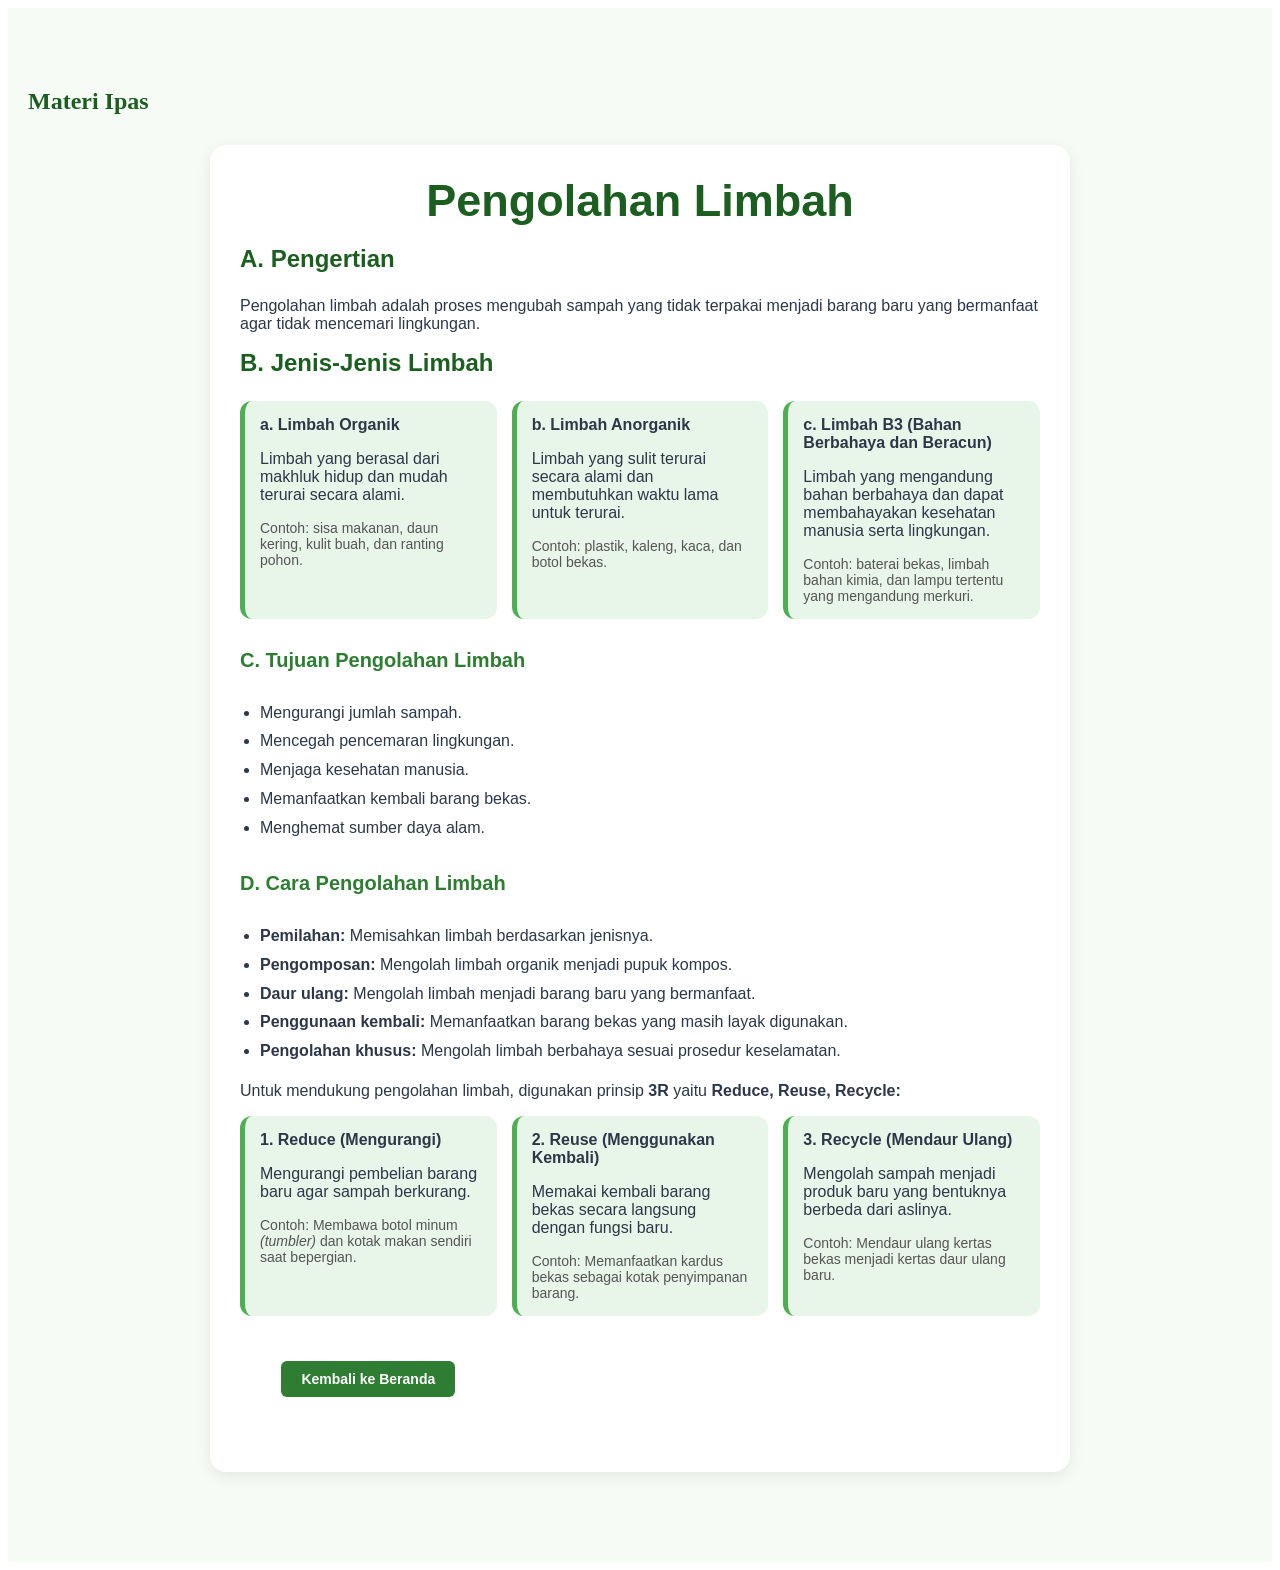
<file: ipas.html>
<!DOCTYPE html>
<html lang="en">
<head>
    <meta charset="UTF-8">
    <meta name="viewport" content="width=device-width, initial-scale=1.0">
    <title>Document</title>
    <link rel="stylesheet" href="ipas.css">
</head>
<body>
   <section id="materi">
  <h2>Materi Ipas</h2>
  <div class="garis"></div>

  <div class="materi-box">
    <h1>Pengolahan Limbah</h1>
    <br>
    <h3>A. Pengertian</h3>
    <p>Pengolahan limbah adalah proses mengubah sampah yang tidak terpakai menjadi barang baru yang bermanfaat agar tidak mencemari lingkungan.</p>

    <h3>B. Jenis-Jenis Limbah</h3>

    <div class="jenis-grid">
      <div class="jenis-card">
        <b>a. Limbah Organik</b>
        <p>Limbah yang berasal dari makhluk hidup dan mudah terurai secara alami.</p>
        <span>Contoh: sisa makanan, daun kering, kulit buah, dan ranting pohon.</span>
      </div>
      <div class="jenis-card">
        <b>b. Limbah Anorganik</b>
        <p>Limbah yang sulit terurai secara alami dan membutuhkan waktu lama untuk terurai.</p>
        <span>Contoh: plastik, kaleng, kaca, dan botol bekas.</span>
      </div>
      <div class="jenis-card">
        <b>c. Limbah B3 (Bahan Berbahaya dan Beracun)</b>
        <p>Limbah yang mengandung bahan berbahaya dan dapat membahayakan kesehatan manusia serta lingkungan.</p>
        <span>Contoh: baterai bekas, limbah bahan kimia, dan lampu tertentu yang mengandung merkuri.</span>
      </div>
    </div>

    <h4>C. Tujuan Pengolahan Limbah</h4>
    <ul class="tujuan-list">
      <li>Mengurangi jumlah sampah.</li>
      <li>Mencegah pencemaran lingkungan.</li>
      <li>Menjaga kesehatan manusia.</li>
      <li>Memanfaatkan kembali barang bekas.</li>
      <li>Menghemat sumber daya alam.</li>
    </ul>

    <h4>D. Cara Pengolahan Limbah</h4>
    <ul class="cara-list">
      <li><b>Pemilahan:</b> Memisahkan limbah berdasarkan jenisnya.</li>
      <li><b>Pengomposan:</b> Mengolah limbah organik menjadi pupuk kompos.</li>
      <li><b>Daur ulang:</b> Mengolah limbah menjadi barang baru yang bermanfaat.</li>
      <li><b>Penggunaan kembali:</b> Memanfaatkan barang bekas yang masih layak digunakan.</li>
      <li><b>Pengolahan khusus:</b> Mengolah limbah berbahaya sesuai prosedur keselamatan.</li>
    </ul>

    <p>Untuk mendukung pengolahan limbah, digunakan prinsip <b>3R</b> yaitu <b>Reduce, Reuse, Recycle:</b></p>

    <div class="tiga-r-grid">
      <div class="r-card">
        <b>1. Reduce (Mengurangi)</b>
        <p>Mengurangi pembelian barang baru agar sampah berkurang.</p>
        <span>Contoh: Membawa botol minum <i>(tumbler)</i> dan kotak makan sendiri saat bepergian.</span>
      </div>
      <div class="r-card">
        <b>2. Reuse (Menggunakan Kembali)</b>
        <p>Memakai kembali barang bekas secara langsung dengan fungsi baru.</p>
        <span>Contoh: Memanfaatkan kardus bekas sebagai kotak penyimpanan barang.</span>
      </div>
      <div class="r-card">
        <b>3. Recycle (Mendaur Ulang)</b>
        <p>Mengolah sampah menjadi produk baru yang bentuknya berbeda dari aslinya.</p>
        <span>Contoh: Mendaur ulang kertas bekas menjadi kertas daur ulang baru.</span>
      </div>

      <div class="box-beranda">
          <a href="index.html" class="btn-beranda">Kembali ke Beranda</a>
      </div>
    </div>
  </div>
</section>
</body>
</html>
</file>
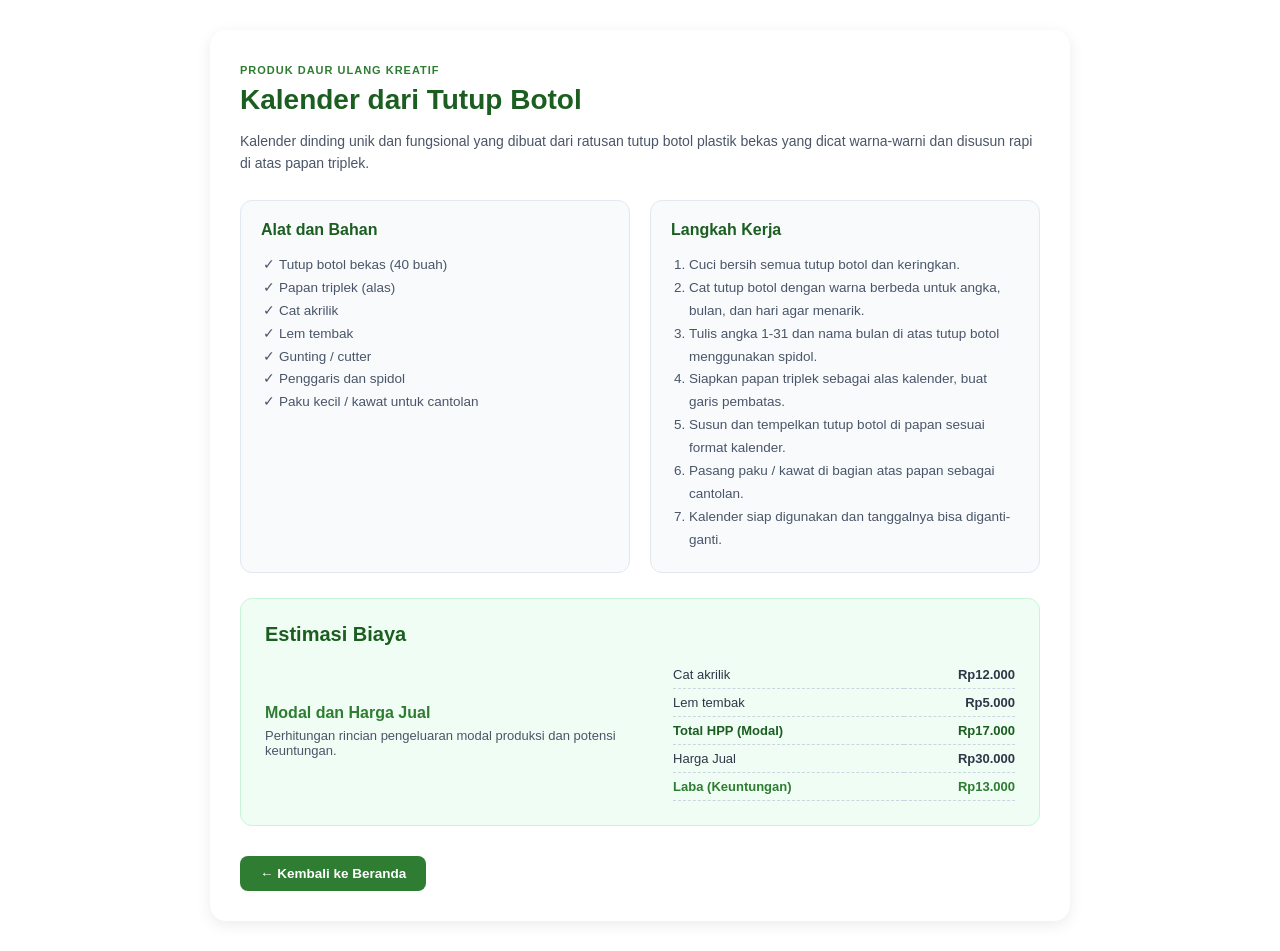
<file: kalendr.html>
<!DOCTYPE html>
<html lang="en">
<head>
    <meta charset="UTF-8">
    <meta name="viewport" content="width=device-width, initial-scale=1.0">
    <title>Document</title>
    <link rel="stylesheet" href="ipas.css">
</head>
<body>
    <div class="materi-box">
  <span class="badge-kategori">PRODUK DAUR ULANG KREATIF</span>
  <h1 class="judul-produk">Kalender dari Tutup Botol</h1>

  <div class="gambar-container"></div>

  <p class="deskripsi-singkat">
    Kalender dinding unik dan fungsional yang dibuat dari ratusan tutup botol plastik bekas yang dicat warna-warni dan disusun rapi di atas papan triplek.
  </p>

  <div class="dua-kolom">
    
    <div class="kolom-card">
      <h4>Alat dan Bahan</h4>
      <ul class="list-centang">
        <li>Tutup botol bekas (40 buah)</li>
        <li>Papan triplek (alas)</li>
        <li>Cat akrilik</li>
        <li>Lem tembak</li>
        <li>Gunting / cutter</li>
        <li>Penggaris dan spidol</li>
        <li>Paku kecil / kawat untuk cantolan</li>
      </ul>
    </div>

    <div class="kolom-card">
      <h4>Langkah Kerja</h4>
      <ol class="list-langkah">
        <li>Cuci bersih semua tutup botol dan keringkan.</li>
        <li>Cat tutup botol dengan warna berbeda untuk angka, bulan, dan hari agar menarik.</li>
        <li>Tulis angka 1-31 dan nama bulan di atas tutup botol menggunakan spidol.</li>
        <li>Siapkan papan triplek sebagai alas kalender, buat garis pembatas.</li>
        <li>Susun dan tempelkan tutup botol di papan sesuai format kalender.</li>
        <li>Pasang paku / kawat di bagian atas papan sebagai cantolan.</li>
        <li>Kalender siap digunakan dan tanggalnya bisa diganti-ganti.</li>
      </ol>
    </div>
  </div>

  <div class="card-biaya">
    <h4>Estimasi Biaya</h4>
    <div class="tabel-biaya-container">
      <div class="info-biaya">
        <h5>Modal dan Harga Jual</h5>
        <p>Perhitungan rincian pengeluaran modal produksi dan potensi keuntungan.</p>
      </div>
      
      <table class="tabel-biaya">
        <tr>
          <td>Cat akrilik</td>
          <td class="harga">Rp12.000</td>
        </tr>
        <tr>
          <td>Lem tembak</td>
          <td class="harga">Rp5.000</td>
        </tr>
        <tr class="baris-total">
          <td>Total HPP (Modal)</td>
          <td class="harga">Rp17.000</td>
        </tr>
        <tr>
          <td>Harga Jual</td>
          <td class="harga">Rp30.000</td>
        </tr>
        <tr class="baris-laba">
          <td>Laba (Keuntungan)</td>
          <td class="harga">Rp13.000</td>
        </tr>
      </table>
    </div>
  </div>

  <div class="tombol-kembali">
    <a href="index.html">← Kembali ke Beranda</a>
  </div>
</div>
</body>
</html>
</file>
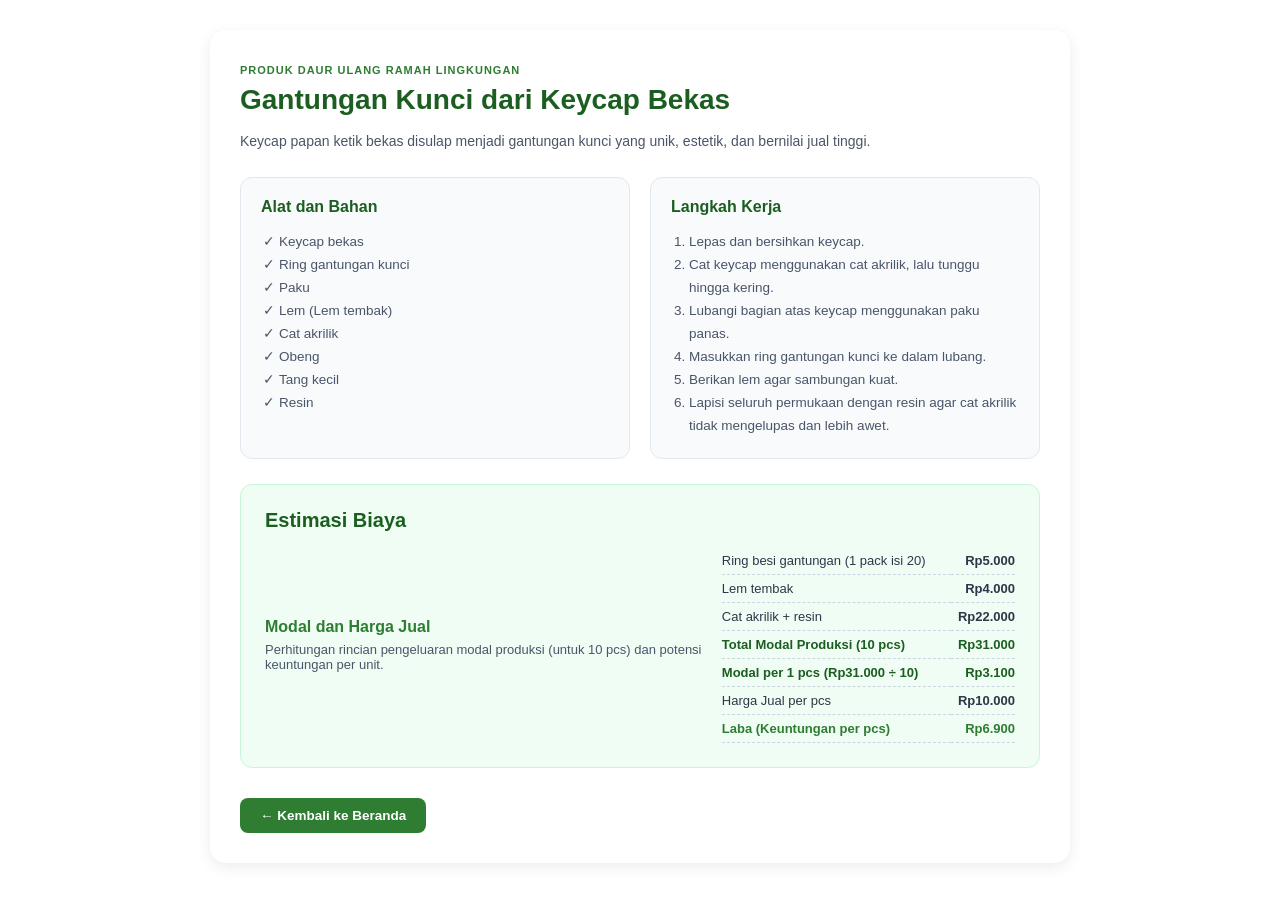
<file: kychain.html>
<!DOCTYPE html>
<html lang="en">
<head>
    <meta charset="UTF-8">
    <meta name="viewport" content="width=device-width, initial-scale=1.0">
    <title>Document</title>
    <link rel="stylesheet" href="ipas.css">
</head>
<body>
    <div class="materi-box">
  
  <span class="badge-kategori">PRODUK DAUR ULANG RAMAH LINGKUNGAN</span>
  <h1 class="judul-produk">Gantungan Kunci dari Keycap Bekas</h1>

  <p class="deskripsi-singkat">
    Keycap papan ketik bekas disulap menjadi gantungan kunci yang unik, estetik, dan bernilai jual tinggi.
  </p>

  <div class="dua-kolom">
    
    <div class="kolom-card">
      <h4>Alat dan Bahan</h4>
      <ul class="list-centang">
        <li>Keycap bekas</li>
        <li>Ring gantungan kunci</li>
        <li>Paku</li>
        <li>Lem (Lem tembak)</li>
        <li>Cat akrilik</li>
        <li>Obeng</li>
        <li>Tang kecil</li>
        <li>Resin</li>
      </ul>
    </div>

    <div class="kolom-card">
      <h4>Langkah Kerja</h4>
      <ol class="list-langkah">
        <li>Lepas dan bersihkan keycap.</li>
        <li>Cat keycap menggunakan cat akrilik, lalu tunggu hingga kering.</li>
        <li>Lubangi bagian atas keycap menggunakan paku panas.</li>
        <li>Masukkan ring gantungan kunci ke dalam lubang.</li>
        <li>Berikan lem agar sambungan kuat.</li>
        <li>Lapisi seluruh permukaan dengan resin agar cat akrilik tidak mengelupas dan lebih awet.</li>
      </ol>
    </div>
  </div>

  <div class="card-biaya">
    <h4>Estimasi Biaya</h4>
    <div class="tabel-biaya-container">
      <div class="info-biaya">
        <h5>Modal dan Harga Jual</h5>
        <p>Perhitungan rincian pengeluaran modal produksi (untuk 10 pcs) dan potensi keuntungan per unit.</p>
      </div>
      
      <table class="tabel-biaya">
        <tr>
          <td>Ring besi gantungan (1 pack isi 20)</td>
          <td class="harga">Rp5.000</td>
        </tr>
        <tr>
          <td>Lem tembak</td>
          <td class="harga">Rp4.000</td>
        </tr>
        <tr>
          <td>Cat akrilik + resin</td>
          <td class="harga">Rp22.000</td>
        </tr>
        <tr class="baris-total">
          <td>Total Modal Produksi (10 pcs)</td>
          <td class="harga">Rp31.000</td>
        </tr>
        <tr class="baris-total">
          <td>Modal per 1 pcs (Rp31.000 ÷ 10)</td>
          <td class="harga">Rp3.100</td>
        </tr>
        <tr>
          <td>Harga Jual per pcs</td>
          <td class="harga">Rp10.000</td>
        </tr>
        <tr class="baris-laba">
          <td>Laba (Keuntungan per pcs)</td>
          <td class="harga">Rp6.900</td>
        </tr>
      </table>
    </div>
  </div>

  <div class="tombol-kembali">
    <a href="index.html">← Kembali ke Beranda</a>
  </div>
</div>

</body>
</html>
</body>
</html>
</file>
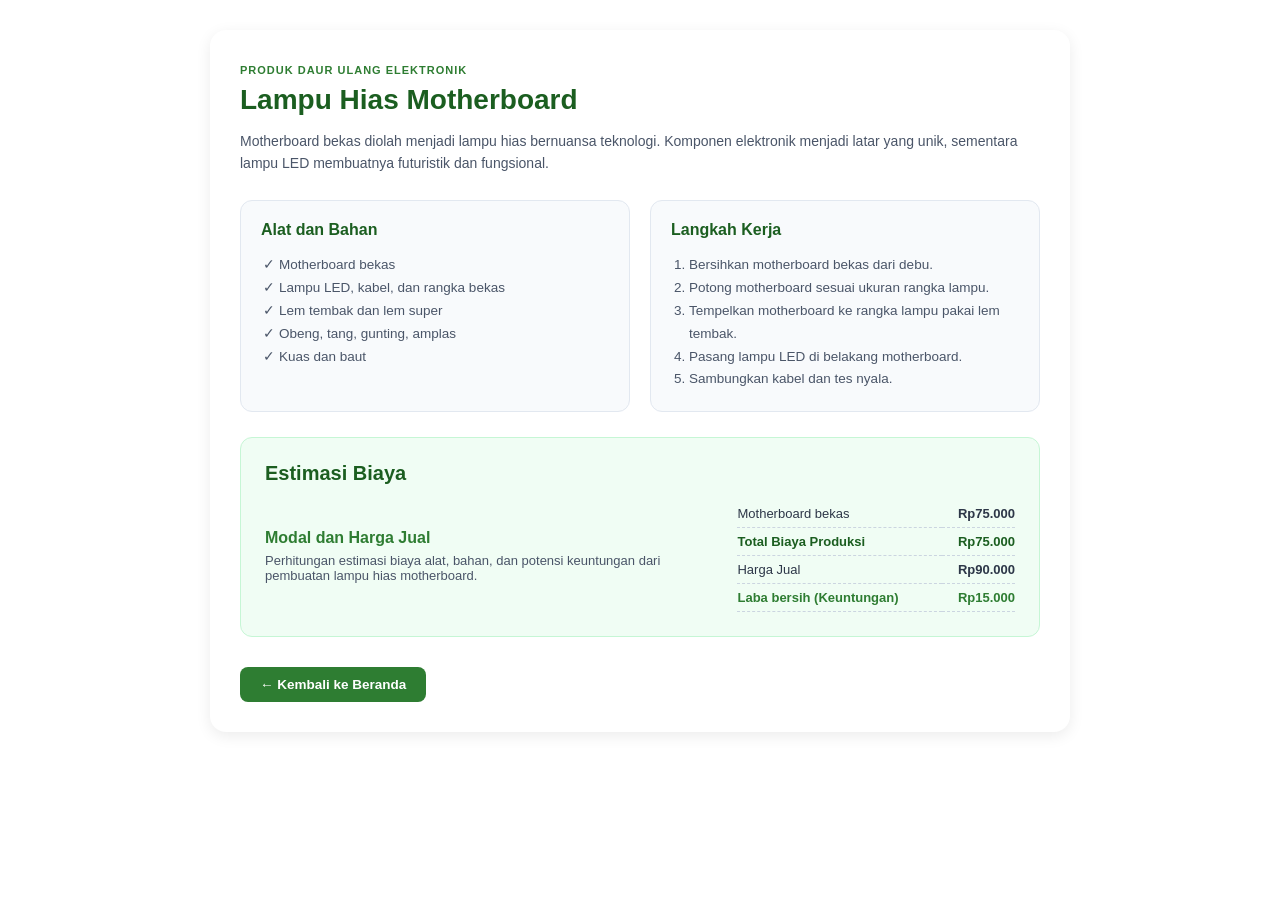
<file: lmpu.html>
<!DOCTYPE html>
<html lang="en">
<head>
    <meta charset="UTF-8">
    <meta name="viewport" content="width=device-width, initial-scale=1.0">
    <title>Document</title>
    <link rel="stylesheet" href="ipas.css">
</head>
<body>
    <div class="materi-box">

  <span class="badge-kategori">PRODUK DAUR ULANG ELEKTRONIK</span>
  <h1 class="judul-produk">Lampu Hias Motherboard</h1>
  <p class="deskripsi-singkat">
    Motherboard bekas diolah menjadi lampu hias bernuansa teknologi. Komponen elektronik menjadi latar yang unik, sementara lampu LED membuatnya futuristik dan fungsional.
  </p>

  <div class="dua-kolom">
    
    <div class="kolom-card">
      <h4>Alat dan Bahan</h4>
      <ul class="list-centang">
        <li>Motherboard bekas</li>
        <li>Lampu LED, kabel, dan rangka bekas</li>
        <li>Lem tembak dan lem super</li>
        <li>Obeng, tang, gunting, amplas</li>
        <li>Kuas dan baut</li>
      </ul>
    </div>

    <div class="kolom-card">
      <h4>Langkah Kerja</h4>
      <ol class="list-langkah">
        <li>Bersihkan motherboard bekas dari debu.</li>
        <li>Potong motherboard sesuai ukuran rangka lampu.</li>
        <li>Tempelkan motherboard ke rangka lampu pakai lem tembak.</li>
        <li>Pasang lampu LED di belakang motherboard.</li>
        <li>Sambungkan kabel dan tes nyala.</li>
      </ol>
    </div>
  </div>

  <div class="card-biaya">
    <h4>Estimasi Biaya</h4>
    <div class="tabel-biaya-container">
      <div class="info-biaya">
        <h5>Modal dan Harga Jual</h5>
        <p>Perhitungan estimasi biaya alat, bahan, dan potensi keuntungan dari pembuatan lampu hias motherboard.</p>
      </div>
      
      <table class="tabel-biaya">
        <tr>
          <td>Motherboard bekas</td>
          <td class="harga">Rp75.000</td>
        </tr>
        <tr class="baris-total">
          <td>Total Biaya Produksi</td>
          <td class="harga">Rp75.000</td>
        </tr>
        <tr>
          <td>Harga Jual</td>
          <td class="harga">Rp90.000</td>
        </tr>
        <tr class="baris-laba">
          <td>Laba bersih (Keuntungan)</td>
          <td class="harga">Rp15.000</td>
        </tr>
      </table>
    </div>
  </div>

  <div class="tombol-kembali">
    <a href="index.html">← Kembali ke Beranda</a>
  </div>
</div>
</body>
</html>
</file>
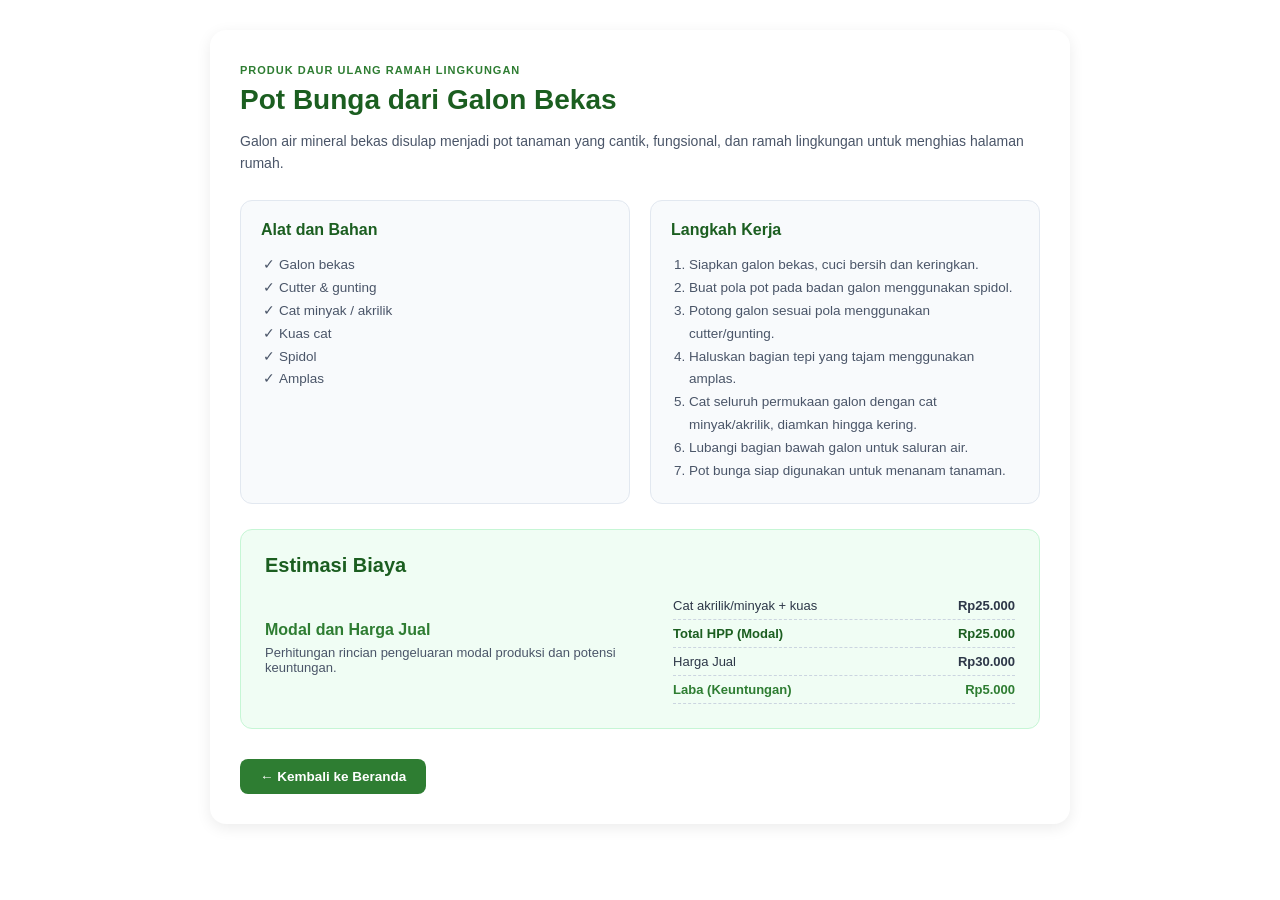
<file: pot.html>
<!DOCTYPE html>
<html lang="en">
<head>
    <meta charset="UTF-8">
    <meta name="viewport" content="width=device-width, initial-scale=1.0">
    <title>Document</title>
    <link rel="stylesheet" href="ipas.css">
</head>
<body>
    <div class="materi-box">
  <!-- Badge Kategori & Judul -->
  <span class="badge-kategori">PRODUK DAUR ULANG RAMAH LINGKUNGAN</span>
  <h1 class="judul-produk">Pot Bunga dari Galon Bekas</h1>

  <div class="gambar-container"></div>

  <p class="deskripsi-singkat">
    Galon air mineral bekas disulap menjadi pot tanaman yang cantik, fungsional, dan ramah lingkungan untuk menghias halaman rumah.
  </p>

  <div class="dua-kolom">
    <div class="kolom-card">
      <h4>Alat dan Bahan</h4>
      <ul class="list-centang">
        <li>Galon bekas</li>
        <li>Cutter & gunting</li>
        <li>Cat minyak / akrilik</li>
        <li>Kuas cat</li>
        <li>Spidol</li>
        <li>Amplas</li>
      </ul>
    </div>

    <div class="kolom-card">
      <h4>Langkah Kerja</h4>
      <ol class="list-langkah">
        <li>Siapkan galon bekas, cuci bersih dan keringkan.</li>
        <li>Buat pola pot pada badan galon menggunakan spidol.</li>
        <li>Potong galon sesuai pola menggunakan cutter/gunting.</li>
        <li>Haluskan bagian tepi yang tajam menggunakan amplas.</li>
        <li>Cat seluruh permukaan galon dengan cat minyak/akrilik, diamkan hingga kering.</li>
        <li>Lubangi bagian bawah galon untuk saluran air.</li>
        <li>Pot bunga siap digunakan untuk menanam tanaman.</li>
      </ol>
    </div>
  </div>

  <div class="card-biaya">
    <h4>Estimasi Biaya</h4>
    <div class="tabel-biaya-container">
      <div class="info-biaya">
        <h5>Modal dan Harga Jual</h5>
        <p>Perhitungan rincian pengeluaran modal produksi dan potensi keuntungan.</p>
      </div>
      
      <table class="tabel-biaya">
        <tr>
          <td>Cat akrilik/minyak + kuas</td>
          <td class="harga">Rp25.000</td>
        </tr>
        <tr class="baris-total">
          <td>Total HPP (Modal)</td>
          <td class="harga">Rp25.000</td>
        </tr>
        <tr>
          <td>Harga Jual</td>
          <td class="harga">Rp30.000</td>
        </tr>
        <tr class="baris-laba">
          <td>Laba (Keuntungan)</td>
          <td class="harga">Rp5.000</td>
        </tr>
      </table>
    </div>
  </div>

  <div class="tombol-kembali">
    <a href="index.html">← Kembali ke Beranda</a>
  </div>
</div>
</body>
</html>
</file>
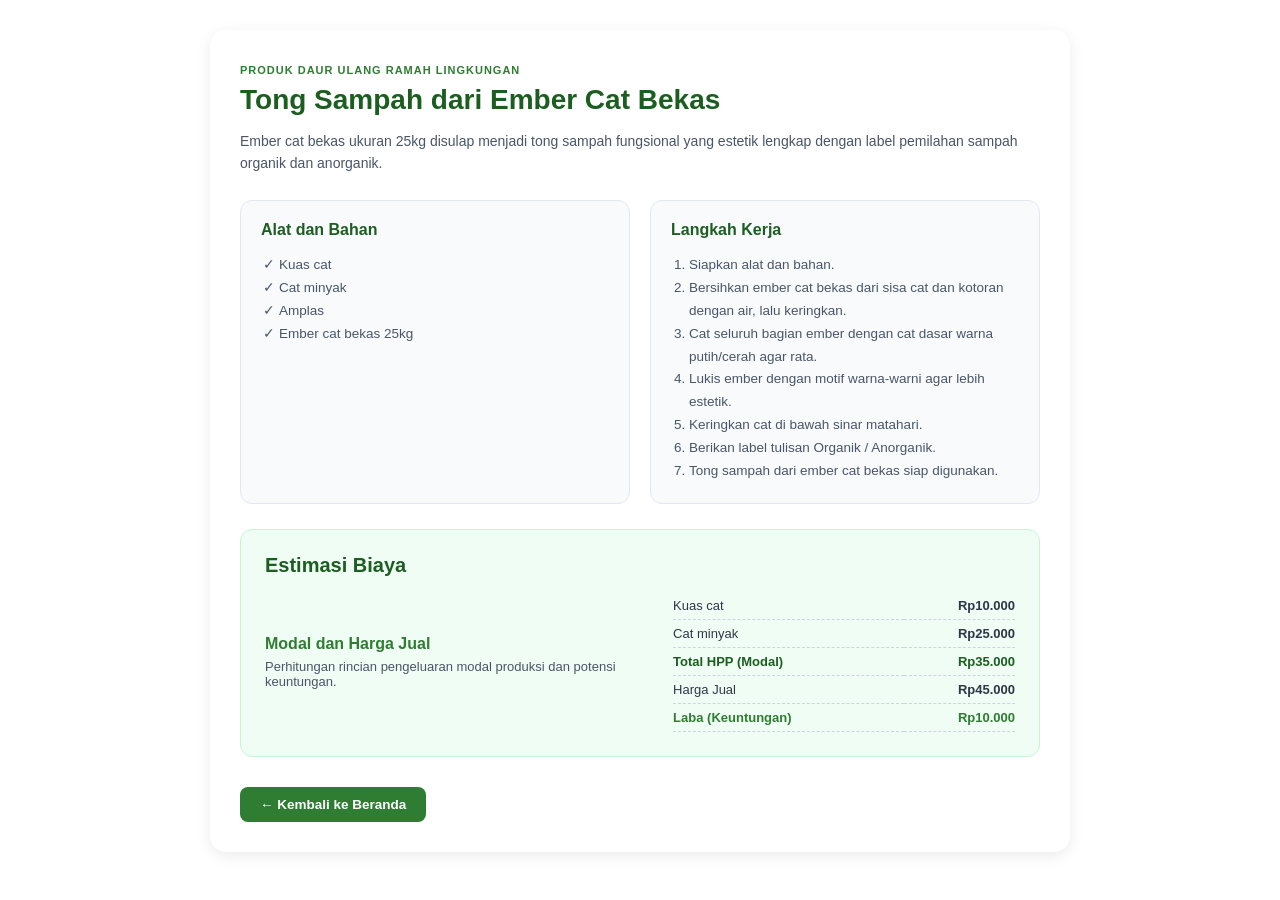
<file: tong.html>
<!DOCTYPE html>
<html lang="en">
<head>
    <meta charset="UTF-8">
    <meta name="viewport" content="width=device-width, initial-scale=1.0">
    <title>Document</title>
    <link rel="stylesheet" href="ipas.css">
</head>
<body>
    <div class="materi-box">
  
  <span class="badge-kategori">PRODUK DAUR ULANG RAMAH LINGKUNGAN</span>
  <h1 class="judul-produk">Tong Sampah dari Ember Cat Bekas</h1>

  <p class="deskripsi-singkat">
    Ember cat bekas ukuran 25kg disulap menjadi tong sampah fungsional yang estetik lengkap dengan label pemilahan sampah organik dan anorganik.
  </p>

  <div class="dua-kolom">
    
    <div class="kolom-card">
      <h4>Alat dan Bahan</h4>
      <ul class="list-centang">
        <li>Kuas cat</li>
        <li>Cat minyak</li>
        <li>Amplas</li>
        <li>Ember cat bekas 25kg</li>
      </ul>
    </div>

    <div class="kolom-card">
      <h4>Langkah Kerja</h4>
      <ol class="list-langkah">
        <li>Siapkan alat dan bahan.</li>
        <li>Bersihkan ember cat bekas dari sisa cat dan kotoran dengan air, lalu keringkan.</li>
        <li>Cat seluruh bagian ember dengan cat dasar warna putih/cerah agar rata.</li>
        <li>Lukis ember dengan motif warna-warni agar lebih estetik.</li>
        <li>Keringkan cat di bawah sinar matahari.</li>
        <li>Berikan label tulisan Organik / Anorganik.</li>
        <li>Tong sampah dari ember cat bekas siap digunakan.</li>
      </ol>
    </div>
  </div>

  <div class="card-biaya">
    <h4>Estimasi Biaya</h4>
    <div class="tabel-biaya-container">
      <div class="info-biaya">
        <h5>Modal dan Harga Jual</h5>
        <p>Perhitungan rincian pengeluaran modal produksi dan potensi keuntungan.</p>
      </div>
      
      <table class="tabel-biaya">
        <tr>
          <td>Kuas cat</td>
          <td class="harga">Rp10.000</td>
        </tr>
        <tr>
          <td>Cat minyak</td>
          <td class="harga">Rp25.000</td>
        </tr>
        <tr class="baris-total">
          <td>Total HPP (Modal)</td>
          <td class="harga">Rp35.000</td>
        </tr>
        <tr>
          <td>Harga Jual</td>
          <td class="harga">Rp45.000</td>
        </tr>
        <tr class="baris-laba">
          <td>Laba (Keuntungan)</td>
          <td class="harga">Rp10.000</td>
        </tr>
      </table>
    </div>
  </div>

  <div class="tombol-kembali">
    <a href="index.html">← Kembali ke Beranda</a>
  </div>
</div>

</body>
</html>
</file>
<file: ipas.css>
#materi {
  padding: 60px 20px;
  background: #f6fbf6;
  text-align: left;
  color: #1b5e20;
  font-width: bold;
}

#materi h1 {
  font-family: "Bebas Neue", sans-serif;
  font-size: 45px;
  color: #1b5e20;
  margin: 0;
  text-align: center;
}

.materi-box {
  max-width: 900px;
  margin: 0 auto;
  text-align: left;
  background: white;
  padding: 30px;
  border-radius: 15px;
  box-shadow: 0 4px 15px rgba(0,0,0,0.08);
}

.materi-box p {
  font-family: 'Poppins', sans-serif;
}

.materi-box h3 {
  color: #1b5e20;
  font-size: 24px;
  margin-top: 0;
  font-family: 'Archivo Black', sans-serif;
}

.materi-box h4 {
  color: #2e7d32;
  font-size: 20px;
  margin-top: 30px;
  font-family: 'Archivo Black', sans-serif;
}

.jenis-grid, .tiga-r-grid {
  display: grid;
  grid-template-columns: 1fr 1fr 1fr;
  gap: 15px;
  margin: 15px 0;
}

.jenis-card, .r-card {
  background: #e8f5e9;
  padding: 15px;
  border-radius: 12px;
  border-left: 5px solid #4caf50;
}

.jenis-card span, .r-card span {
  font-size: 14px;
  color: #555;
  display: block;
  margin-top: 8px;
}

.tujuan-list, .cara-list {
  line-height: 1.8;
  padding-left: 20px;
  font-family: 'Nunito', sans-serif;
}

.box-beranda {
  text-align: center;
  margin: 30px 0;
}

.btn-beranda {
  display: inline-block;
  background-color: #2e7d32; 
  color: white;
  padding: 10px 20px;
  text-decoration: none;
  font-family: 'Poppins', sans-serif;
  font-size: 14px;
  font-weight: 600;
  border-radius: 6px; 
  transition: 0.2s ease;
}

.btn-beranda:hover {
  background-color: #1b5e20;
}

/* Container Utama */
.materi-box {
  max-width: 800px;
  margin: 30px auto;
  padding: 30px;
  background-color: #ffffff;
  border-radius: 16px;
  font-family: 'Poppins', sans-serif;
  color: #2d3748;
}

/* Badge & Header */
.badge-kategori {
  font-size: 11px;
  font-weight: 700;
  color: #2e7d32;
  letter-spacing: 1px;
}

.judul-produk {
  font-size: 28px;
  color: #1b5e20;
  margin: 6px 0 12px 0;
}

.deskripsi-singkat {
  color: #4a5568;
  line-height: 1.6;
  font-size: 14px;
}

/* Layout 2 Kolom (Alat & Bahan vs Langkah Kerja) */
.dua-kolom {
  display: grid;
  grid-template-columns: 1fr 1fr;
  gap: 20px;
  margin: 25px 0;
}

.kolom-card {
  background-color: #f8fafc;
  border: 1px solid #e2e8f0;
  border-radius: 12px;
  padding: 20px;
}

.kolom-card h4 {
  color: #1b5e20;
  margin-top: 0;
  margin-bottom: 15px;
  font-size: 16px;
}

/* List Styling */
.list-centang, .list-langkah {
  padding-left: 18px;
  font-size: 13.5px;
  line-height: 1.7;
  color: #4a5568;
  margin: 0;
}

.list-centang li {
  list-style-type: '✓ ';
}

/* Card Estimasi Biaya */
.card-biaya {
  background-color: #f0fdf4;
  border: 1px solid #c6f6d5;
  border-radius: 12px;
  padding: 24px;
  margin-top: 25px;
}

.card-biaya h4 {
  color: #1b5e20;
  margin-top: 0;
  margin-bottom: 15px;
}

.tabel-biaya-container {
  display: flex;
  justify-content: space-between;
  gap: 20px;
  align-items: center;
}

.info-biaya h5 {
  margin: 0 0 6px 0;
  font-size: 16px;
  color: #2e7d32;
}

.info-biaya p {
  font-size: 13px;
  color: #4a5568;
  margin: 0;
}

.tabel-biaya {
  width: 50%;
  border-collapse: collapse;
  font-size: 13px;
}

.tabel-biaya td {
  padding: 6px 0;
  border-bottom: 1px dashed #cbd5e0;
}

.tabel-biaya .harga {
  text-align: right;
  font-weight: 600;
}

.baris-total td {
  font-weight: bold;
  color: #1b5e20;
}

.baris-laba td {
  font-weight: bold;
  color: #2e7d32;
}

/* Tombol Kembali */
.tombol-kembali {
  margin-top: 30px;
}

.tombol-kembali a {
  display: inline-block;
  background-color: #2e7d32;
  color: white;
  padding: 10px 20px;
  border-radius: 8px;
  text-decoration: none;
  font-size: 13.5px;
  font-weight: 600;
  transition: 0.2s;
}

.tombol-kembali a:hover {
  background-color: #1b5e20;
}

/* Responsif untuk Layar HP */
@media (max-width: 600px) {
  .dua-kolom, .tabel-biaya-container {
    flex-direction: column;
    grid-template-columns: 1fr;
  }
  .tabel-biaya {
    width: 100%;
  }
}
</file>
